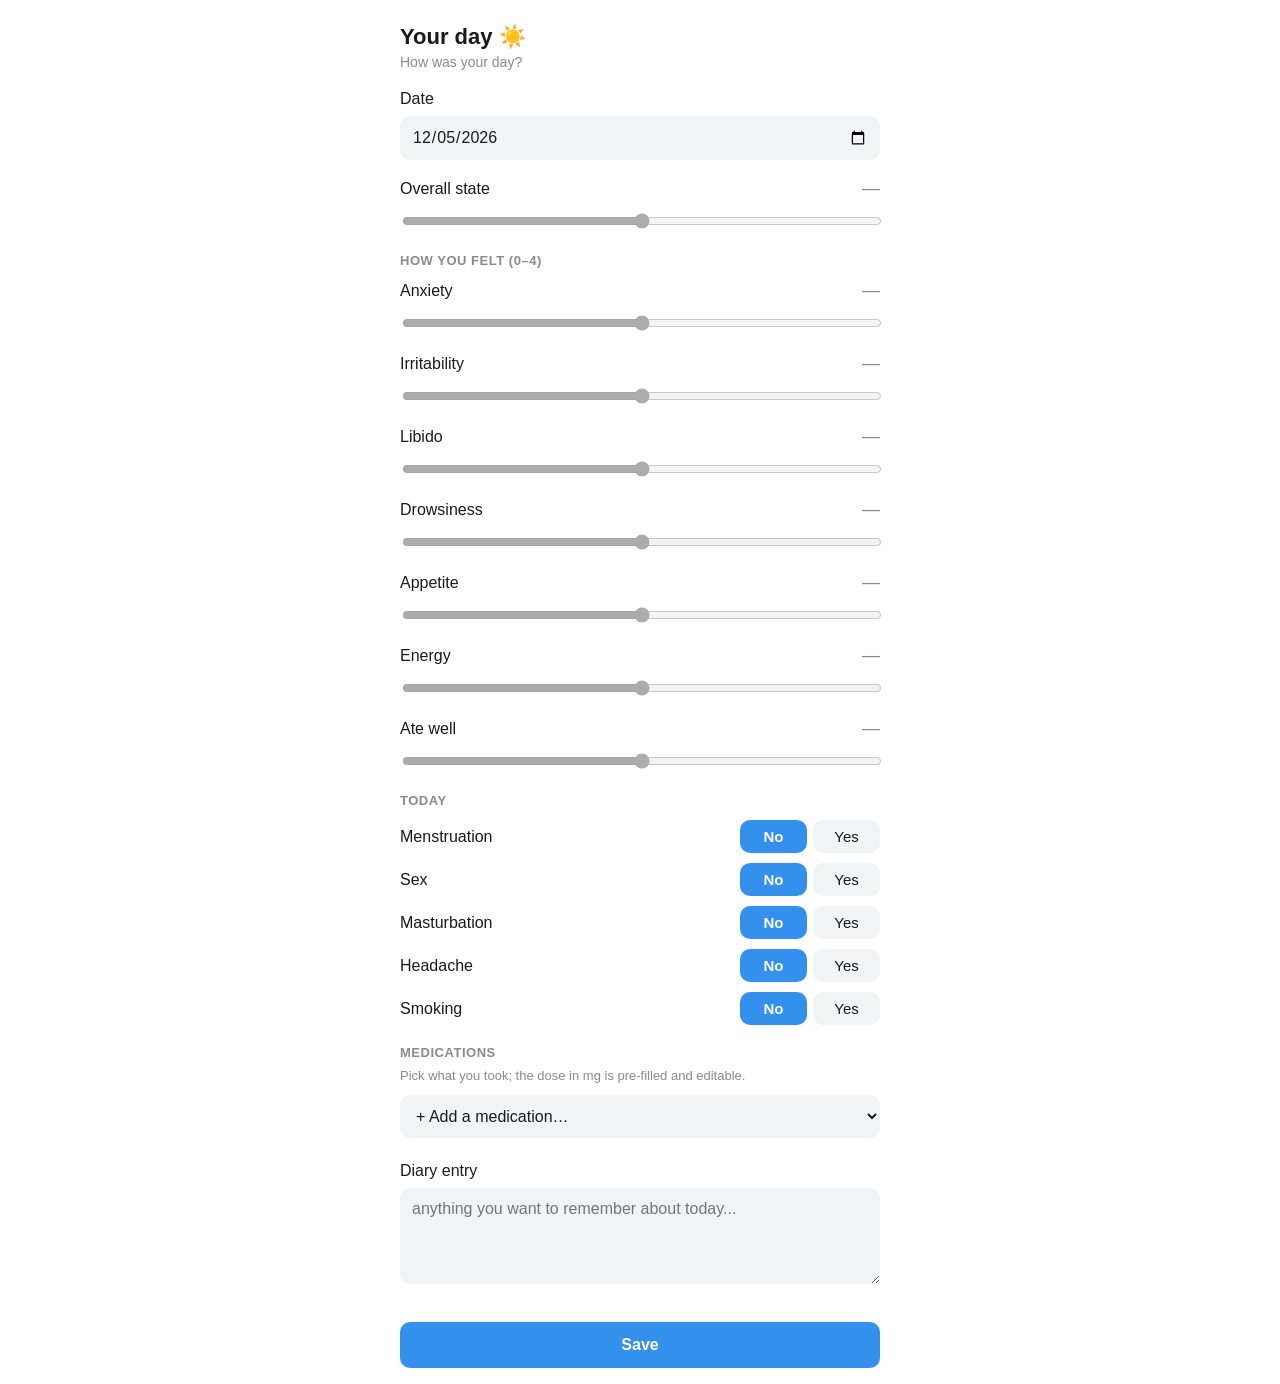
<file: docs/index.html>
<!DOCTYPE html>
<html lang="en">
<head>
  <meta charset="UTF-8">
  <meta name="viewport" content="width=device-width, initial-scale=1.0">
  <title>Makhi-Bot · daily questions</title>
  <!-- Telegram script: gives the form access to the theme, buttons and sending data to the bot -->
  <script src="https://telegram.org/js/telegram-web-app.js"></script>
  <!-- Load the stylesheet with the ?v= from the page URL so a new bot version busts the cache -->
  <script>
    (function () {
      var v = new URLSearchParams(location.search).get("v");
      var suffix = v ? "?v=" + encodeURIComponent(v) : "";
      document.write('<link rel="stylesheet" href="style.css' + suffix + '">');
    })();
  </script>
  <noscript><link rel="stylesheet" href="style.css"></noscript>
</head>
<body>
  <main class="card">
    <h1 data-translate="title">Daily check-in</h1>
    <p class="subtitle" data-translate="subtitle">How was your day?</p>

    <form id="form">

      <!-- ===== Date being filled in ===== -->
      <label class="field date-field">
        <span data-translate="q_date">Date</span>
        <input type="date" name="date" id="dateInput">
      </label>
      <p class="date-taken-msg" id="dateWarning" data-translate="date_taken" hidden>This date is already filled — pick another.</p>

      <!-- ===== Overall state (top of the Day form) ===== -->
      <label class="field slider part-day">
        <span class="slider-head"><span data-translate="q_state">Overall state</span><output>—</output></span>
        <input type="range" name="state" min="0" max="10" value="5">
      </label>

      <!-- ===== Sleep ===== -->
      <section class="group part-sleep">
        <h2 class="group-title" data-translate="sec_sleep">Sleep</h2>

        <div class="times">
          <label class="field">
            <span data-translate="q_bedtime">Fell asleep at</span>
            <input type="time" name="bedtime">
          </label>
          <label class="field">
            <span data-translate="q_wake">Woke up at</span>
            <input type="time" name="wake">
          </label>
        </div>

        <div class="sleep-viz">
          <svg viewBox="0 0 120 120" class="clock" aria-hidden="true">
            <circle cx="60" cy="60" r="52" class="ring-bg"></circle>
            <path id="sleepArc" class="ring-arc" d=""></path>
          </svg>
          <div class="sleep-duration">
            <span data-translate="sleep_duration_label">Sleep duration</span>
            <strong id="sleepDuration">—</strong>
          </div>
        </div>
      </section>

      <!-- ===== How rested, dreams ===== -->
      <label class="field slider part-sleep">
        <span class="slider-head"><span data-translate="q_rested">How rested</span><output>—</output></span>
        <input type="range" name="rested" min="0" max="4" value="2">
      </label>

      <div class="field part-sleep">
        <span class="label" data-translate="q_dreams">Dreams?</span>
        <div class="segmented" data-name="dreams">
          <label><input type="radio" name="dreams" value="none" checked><span data-translate="dream_none">None</span></label>
          <label><input type="radio" name="dreams" value="dreams"><span data-translate="dream_dreams">Dreams</span></label>
          <label><input type="radio" name="dreams" value="nightmares"><span data-translate="dream_nightmares">Nightmares</span></label>
          <label><input type="radio" name="dreams" value="anxious"><span data-translate="dream_anxious">Anxious</span></label>
        </div>
      </div>

      <label class="field part-sleep" id="dreamNoteField" hidden>
        <span data-translate="q_dream_note">What was the dream about?</span>
        <textarea name="dream_note" rows="3" data-translate-placeholder="dream_note_placeholder" placeholder="what happened in the dream..."></textarea>
      </label>

      <!-- ===== Medications (sleep) ===== -->
      <section class="group part-sleep medications">
        <h2 class="group-title" data-translate="sec_meds_sleep">Medications (sleep)</h2>
        <p class="hint" data-translate="meds_hint">Pick what you took; the dose in mg is pre-filled and editable.</p>

        <!-- The drug options come from the bot's URL (?meds=, set via MEDICATIONS in its
             .env) — the list is personal and never lives in this public page. -->
        <select class="med-picker">
          <option value="" data-translate="med_add" selected>+ Add a medication…</option>
        </select>

        <div class="med-list"></div>
      </section>

      <!-- ===== Scales 0–4 ===== -->
      <section class="group part-day">
        <h2 class="group-title" data-translate="sec_scales">How you felt (0–4)</h2>

        <label class="field slider">
          <span class="slider-head"><span data-translate="q_anxiety">Anxiety</span><output>—</output></span>
          <input type="range" name="anxiety" min="0" max="4" value="2">
        </label>
        <label class="field slider">
          <span class="slider-head"><span data-translate="q_irritability">Irritability</span><output>—</output></span>
          <input type="range" name="irritability" min="0" max="4" value="2">
        </label>
        <label class="field slider">
          <span class="slider-head"><span data-translate="q_libido">Libido</span><output>—</output></span>
          <input type="range" name="libido" min="0" max="4" value="2">
        </label>
        <label class="field slider">
          <span class="slider-head"><span data-translate="q_drowsiness">Drowsiness</span><output>—</output></span>
          <input type="range" name="drowsiness" min="0" max="4" value="2">
        </label>
        <label class="field slider">
          <span class="slider-head"><span data-translate="q_appetite">Appetite</span><output>—</output></span>
          <input type="range" name="appetite" min="0" max="4" value="2">
        </label>
        <label class="field slider">
          <span class="slider-head"><span data-translate="q_energy">Energy</span><output>—</output></span>
          <input type="range" name="energy" min="0" max="4" value="2">
        </label>
        <label class="field slider">
          <span class="slider-head"><span data-translate="q_ate_well">Ate well</span><output>—</output></span>
          <input type="range" name="ate_well" min="0" max="4" value="2">
        </label>
      </section>

      <!-- ===== Yes / No ===== -->
      <section class="group part-day">
        <h2 class="group-title" data-translate="sec_today">Today</h2>

        <div class="field yesno">
          <span class="label" data-translate="q_menstruation">Menstruation</span>
          <div class="segmented small" data-name="menstruation">
            <label><input type="radio" name="menstruation" value="no" checked><span data-translate="no">No</span></label>
            <label><input type="radio" name="menstruation" value="yes"><span data-translate="yes">Yes</span></label>
          </div>
        </div>
        <div class="field yesno">
          <span class="label" data-translate="q_sex">Sex</span>
          <div class="segmented small" data-name="sex">
            <label><input type="radio" name="sex" value="no" checked><span data-translate="no">No</span></label>
            <label><input type="radio" name="sex" value="yes"><span data-translate="yes">Yes</span></label>
          </div>
        </div>
        <div class="field yesno">
          <span class="label" data-translate="q_masturbation">Masturbation</span>
          <div class="segmented small" data-name="masturbation">
            <label><input type="radio" name="masturbation" value="no" checked><span data-translate="no">No</span></label>
            <label><input type="radio" name="masturbation" value="yes"><span data-translate="yes">Yes</span></label>
          </div>
        </div>
        <div class="field yesno">
          <span class="label" data-translate="q_headache">Headache</span>
          <div class="segmented small" data-name="headache">
            <label><input type="radio" name="headache" value="no" checked><span data-translate="no">No</span></label>
            <label><input type="radio" name="headache" value="yes"><span data-translate="yes">Yes</span></label>
          </div>
        </div>
        <div class="field yesno">
          <span class="label" data-translate="q_smoking">Smoking</span>
          <div class="segmented small" data-name="smoking">
            <label><input type="radio" name="smoking" value="no" checked><span data-translate="no">No</span></label>
            <label><input type="radio" name="smoking" value="yes"><span data-translate="yes">Yes</span></label>
          </div>
        </div>
      </section>

      <!-- ===== Medications (day) ===== -->
      <section class="group part-day medications">
        <h2 class="group-title" data-translate="sec_meds">Medications</h2>
        <p class="hint" data-translate="meds_hint">Pick what you took; the dose in mg is pre-filled and editable.</p>

        <!-- Pick a drug from the list; it gets added as a row below (scales to a long list).
             The drug options come from the bot's URL (?meds=, set via MEDICATIONS in its
             .env) — the list is personal and never lives in this public page. -->
        <select class="med-picker">
          <option value="" data-translate="med_add" selected>+ Add a medication…</option>
        </select>

        <!-- Added medications appear here, each with an editable mg field and a remove button. -->
        <div class="med-list"></div>
      </section>

      <!-- ===== Diary ===== -->
      <label class="field part-day">
        <span data-translate="q_note">Diary entry</span>
        <textarea name="note" rows="4" data-translate-placeholder="note_placeholder" placeholder="anything you want to remember about today..."></textarea>
      </label>

      <button type="submit" data-translate="submit">Save</button>
    </form>
  </main>

  <!-- Load app.js with the same ?v= cache-buster -->
  <script>
    (function () {
      var v = new URLSearchParams(location.search).get("v");
      var suffix = v ? "?v=" + encodeURIComponent(v) : "";
      document.write('<script src="app.js' + suffix + '"><\/script>');
    })();
  </script>
</body>
</html>
</file>
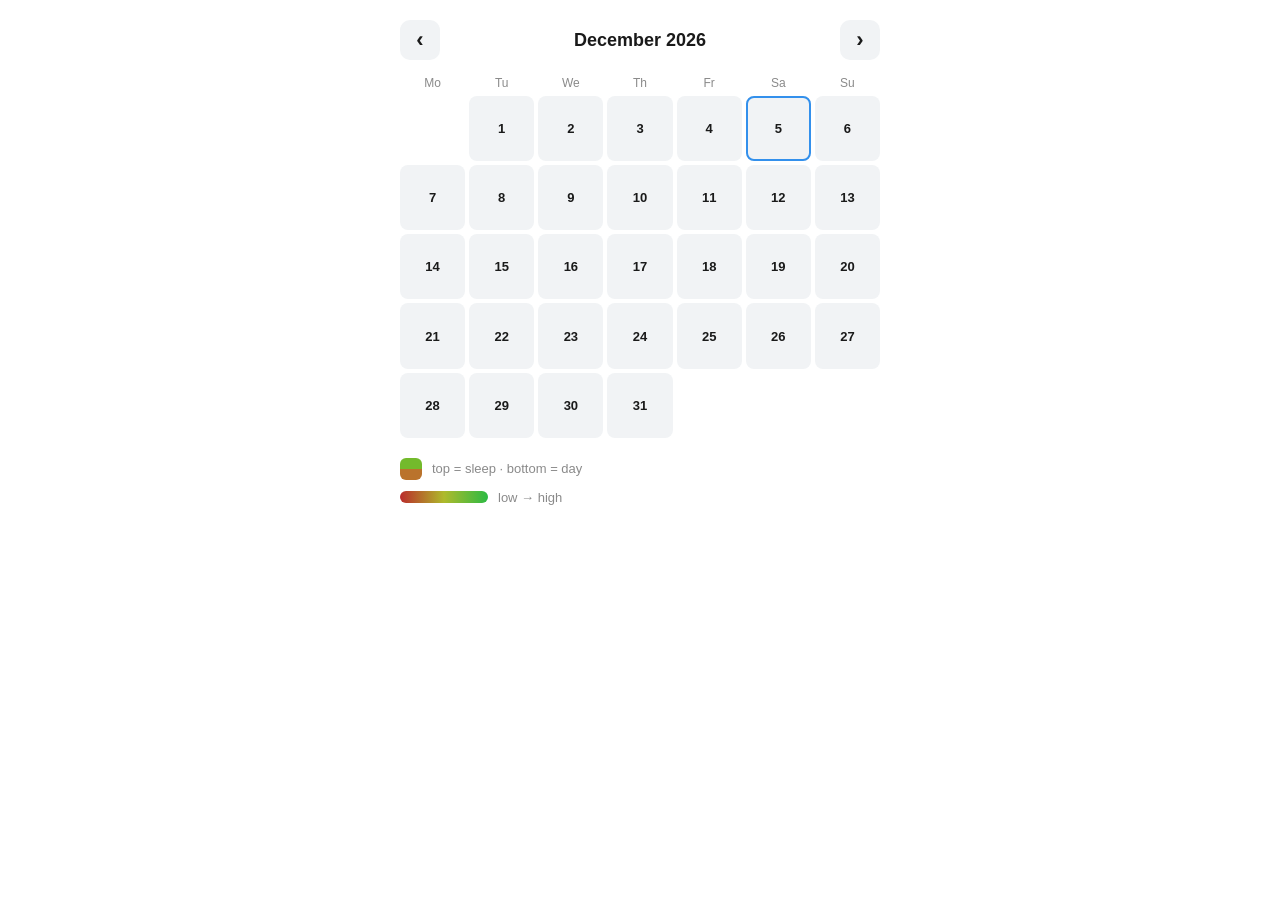
<file: docs/calendar.html>
<!DOCTYPE html>
<html lang="en">
<head>
  <meta charset="UTF-8">
  <meta name="viewport" content="width=device-width, initial-scale=1.0">
  <title>Makhi-Bot · calendar</title>
  <script src="https://telegram.org/js/telegram-web-app.js"></script>
  <!-- Load the stylesheet with the ?v= from the page URL so a new bot version busts the cache -->
  <script>
    (function () {
      var v = new URLSearchParams(location.search).get("v");
      var suffix = v ? "?v=" + encodeURIComponent(v) : "";
      document.write('<link rel="stylesheet" href="style.css' + suffix + '">');
    })();
  </script>
  <noscript><link rel="stylesheet" href="style.css"></noscript>
</head>
<body>
  <main class="card">
    <div class="cal-header">
      <button type="button" class="cal-nav" id="prev" aria-label="previous">‹</button>
      <h1 id="monthLabel">—</h1>
      <button type="button" class="cal-nav" id="next" aria-label="next">›</button>
    </div>

    <div class="cal-weekdays" id="weekdays"></div>
    <div class="cal-grid" id="grid"></div>

    <div class="cal-legend">
      <div class="cal-legend-row">
        <span class="cal-legend-cell"><span class="cal-half cal-top"></span><span class="cal-half cal-bot"></span></span>
        <span id="legendParts">top = sleep · bottom = day</span>
      </div>
      <div class="cal-legend-row">
        <span class="cal-scale"></span>
        <span id="legendScale">low → high</span>
      </div>
    </div>
  </main>

  <!-- Load calendar.js with the same ?v= cache-buster -->
  <script>
    (function () {
      var v = new URLSearchParams(location.search).get("v");
      var suffix = v ? "?v=" + encodeURIComponent(v) : "";
      document.write('<script src="calendar.js' + suffix + '"><\/script>');
    })();
  </script>
</body>
</html>
</file>
<file: docs/style.css>
/* Colors come from the Telegram theme; fallbacks apply when opened in a regular browser */
:root {
  --bg: var(--tg-theme-bg-color, #ffffff);
  --text: var(--tg-theme-text-color, #1a1a1a);
  --hint: var(--tg-theme-hint-color, #8a8a8a);
  --accent: var(--tg-theme-button-color, #3390ec);
  --accent-text: var(--tg-theme-button-text-color, #ffffff);
  --field-bg: var(--tg-theme-secondary-bg-color, #f1f3f5);
}

* { box-sizing: border-box; }

/* Make the `hidden` attribute win over class rules like `.field { display: block }`. */
[hidden] { display: none !important; }

body {
  margin: 0;
  font-family: -apple-system, "Segoe UI", Roboto, sans-serif;
  background: var(--bg);
  color: var(--text);
  padding: 16px;
}

.card {
  max-width: 480px;
  margin: 0 auto;
}

h1 {
  font-size: 22px;
  margin: 8px 0 4px;
}

.subtitle {
  color: var(--hint);
  margin: 0 0 20px;
  font-size: 14px;
}

/* ---- Sections ---- */
.group {
  border: none;
  margin: 0 0 12px;
  padding: 0;
}

.group-title {
  font-size: 13px;
  text-transform: uppercase;
  letter-spacing: 0.04em;
  color: var(--hint);
  margin: 20px 0 12px;
}

.hint {
  color: var(--hint);
  font-size: 13px;
  margin: -4px 0 12px;
}

/* ---- Generic field ---- */
.field {
  display: block;
  margin-bottom: 18px;
}

.field > span,
.field .label {
  display: block;
  margin-bottom: 8px;
  font-weight: 500;
}

select,
textarea,
input[type="time"],
input[type="date"],
input[type="number"] {
  width: 100%;
  font-size: 16px;
  font-family: inherit;
  padding: 12px;
  border: none;
  border-radius: 10px;
  background: var(--field-bg);
  color: var(--text);
  resize: vertical;
}

/* ---- Entry date + already-filled warning ---- */
.date-field input.taken {
  outline: 2px solid #e5484d;
  background: rgba(229, 72, 77, 0.12);
}
.date-taken-msg {
  color: #e5484d;
  font-size: 13px;
  margin: -10px 0 16px;
}
button:disabled {
  opacity: 0.5;
  cursor: not-allowed;
}

/* A locked date (editing an existing entry) — visible but not changeable. */
input[type="date"]:disabled {
  opacity: 1;
  color: var(--text);
  cursor: default;
}

/* ---- Sleep: two time inputs + clock ---- */
.times {
  display: flex;
  gap: 12px;
}
.times .field { flex: 1; margin-bottom: 12px; }

.sleep-viz {
  display: flex;
  align-items: center;
  gap: 16px;
  background: var(--field-bg);
  border-radius: 12px;
  padding: 12px 16px;
}
.clock { width: 84px; height: 84px; flex: none; }
.ring-bg {
  fill: none;
  stroke: var(--bg);
  stroke-width: 10;
  opacity: 0.6;
}
.ring-arc {
  fill: none;
  stroke: var(--accent);
  stroke-width: 10;
  stroke-linecap: round;
}
.sleep-duration { display: flex; flex-direction: column; }
.sleep-duration span { color: var(--hint); font-size: 13px; }
.sleep-duration strong { font-size: 24px; margin-top: 2px; }

/* ---- Sliders (1–10) ---- */
/* Two-class selector so it beats `.field > span` and the flex layout actually applies. */
.slider .slider-head {
  display: flex;
  justify-content: space-between;
  align-items: baseline;
  gap: 12px;
}
.slider-head output {
  font-weight: 700;
  font-size: 18px;
  color: var(--accent);
}
input[type="range"] {
  width: 100%;
  margin-top: 6px;
  accent-color: var(--accent);
}

/* Untouched slider: grey and no value shown, until the user moves it. */
.slider.untouched input[type="range"] {
  accent-color: var(--hint);
  opacity: 0.7;
}
.slider.untouched output {
  color: var(--hint);
  font-weight: 400;
}

/* ---- Segmented control (dreams, yes/no) ---- */
.segmented {
  display: flex;
  gap: 6px;
}
.segmented label {
  flex: 1;
  position: relative;
  text-align: center;
}
.segmented input {
  position: absolute;
  opacity: 0;
  inset: 0;
  cursor: pointer;
}
.segmented span {
  display: block;
  padding: 10px 8px;
  border-radius: 10px;
  background: var(--field-bg);
  color: var(--text);
  font-size: 15px;
}
.segmented input:checked + span {
  background: var(--accent);
  color: var(--accent-text);
  font-weight: 600;
}

/* Yes/No rows: label left, small toggle right */
.yesno {
  display: flex;
  align-items: center;
  justify-content: space-between;
  gap: 12px;
  margin-bottom: 10px;
}
.yesno .label { margin-bottom: 0; }
.segmented.small { flex: none; width: 140px; }
.segmented.small span { padding: 8px 10px; }

/* ---- Medications (add from dropdown) ---- */
.med-picker { margin-bottom: 12px; }

.med {
  display: flex;
  align-items: center;
  gap: 12px;
  margin-bottom: 10px;
}
.med-name { flex: 1; font-weight: 500; }
.med-name-input {
  width: 100%;
  font-size: 16px;
  font-family: inherit;
  font-weight: 500;
  padding: 8px 10px;
  border: none;
  border-radius: 10px;
  background: var(--field-bg);
  color: var(--text);
}
.med-dose {
  display: flex;
  align-items: center;
  gap: 6px;
  flex: none;
}
.med-dose input {
  width: 72px;
  padding: 8px 10px;
  text-align: right;
}
.med-dose .unit { color: var(--hint); font-size: 14px; }
.med-remove {
  width: 32px;
  height: 32px;
  flex: none;
  margin: 0;
  padding: 0;
  font-size: 20px;
  line-height: 1;
  border-radius: 8px;
  background: var(--field-bg);
  color: var(--hint);
}

/* ---- Calendar ---- */
:root {
  --cal-missing: #868b94;  /* a part that isn't filled (within a filled day) */
  --cal-unrated: #5f6b7a;  /* a part that's filled but its rating wasn't set */
}
.cal-header {
  display: flex;
  align-items: center;
  justify-content: space-between;
  margin: 4px 0 16px;
}
.cal-header h1 { font-size: 18px; margin: 0; }
.cal-nav {
  width: 40px;
  height: 40px;
  margin: 0;
  padding: 0;
  font-size: 22px;
  border-radius: 10px;
  background: var(--field-bg);
  color: var(--text);
}
.cal-weekdays,
.cal-grid {
  display: grid;
  grid-template-columns: repeat(7, 1fr);
  gap: 4px;
}
.cal-weekdays { margin-bottom: 6px; }
.cal-weekdays span { text-align: center; color: var(--hint); font-size: 12px; }

.cal-day,
.cal-blank { position: relative; aspect-ratio: 1; }
.cal-day {
  border-radius: 8px;
  overflow: hidden;
  background: var(--field-bg);
}
.cal-day.today { outline: 2px solid var(--accent); outline-offset: -2px; }
.cal-half { position: absolute; left: 0; right: 0; height: 50%; cursor: pointer; }
.cal-top { top: 0; }
.cal-bot { bottom: 0; }
.cal-half:active { filter: brightness(1.15); }
.cal-num {
  position: absolute;
  inset: 0;
  display: flex;
  align-items: center;
  justify-content: center;
  font-size: 13px;
  font-weight: 600;
  color: var(--text);
  pointer-events: none; /* let taps reach the halves underneath */
}
/* On a filled day the halves are coloured, so the number goes white with a shadow. */
.cal-day.filled .cal-num {
  color: #fff;
  text-shadow: 0 1px 2px rgba(0, 0, 0, 0.45);
}

.cal-legend {
  margin-top: 20px;
  display: flex;
  flex-direction: column;
  gap: 10px;
  color: var(--hint);
  font-size: 13px;
}
.cal-legend-row { display: flex; align-items: center; gap: 10px; }
.cal-legend-cell {
  position: relative;
  width: 22px;
  height: 22px;
  border-radius: 6px;
  overflow: hidden;
  flex: none;
}
.cal-legend-cell .cal-top { background: hsl(90, 62%, 45%); }
.cal-legend-cell .cal-bot { background: hsl(30, 62%, 45%); }
.cal-scale {
  width: 88px;
  height: 12px;
  border-radius: 6px;
  flex: none;
  background: linear-gradient(to right, hsl(0, 62%, 45%), hsl(65, 62%, 45%), hsl(130, 62%, 45%));
}

/* ---- Submit ---- */
button {
  width: 100%;
  padding: 14px;
  font-size: 16px;
  font-weight: 600;
  border: none;
  border-radius: 10px;
  background: var(--accent);
  color: var(--accent-text);
  cursor: pointer;
  margin-top: 16px;
}
button:active { opacity: 0.85; }
</file>
